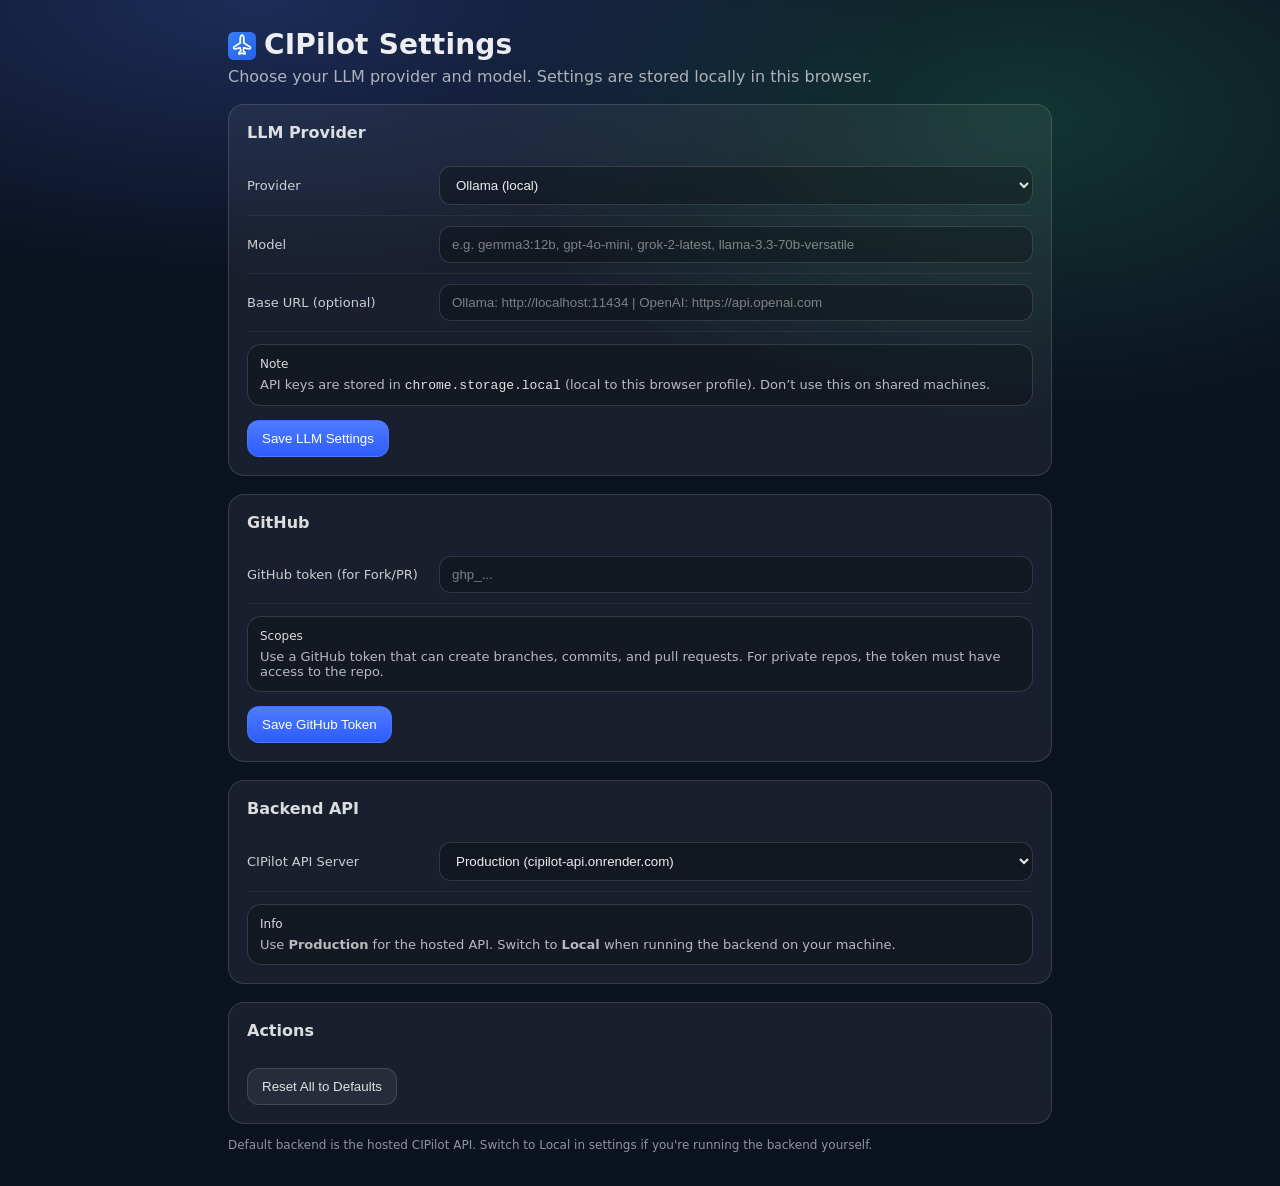
<file: extension/options/options.html>
<!DOCTYPE html>
<html lang="en">
<head>
  <meta charset="UTF-8" />
  <meta name="viewport" content="width=device-width, initial-scale=1.0" />
  <title>CIPilot Settings</title>
  <link rel="stylesheet" href="options.css" />
</head>
<body>
  <div class="container">
    <header class="header">
      <h1><img src="../icons/icon48.png" alt="CIPilot" style="width:28px;height:28px;vertical-align:middle;margin-right:8px;">CIPilot Settings</h1>
      <p class="subtitle">Choose your LLM provider and model. Settings are stored locally in this browser.</p>
    </header>

    <section class="card">
      <h2>LLM Provider</h2>

      <div class="row">
        <label for="provider">Provider</label>
        <select id="provider">
          <option value="ollama">Ollama (local)</option>
          <option value="openai">OpenAI</option>
          <option value="xai">xAI (Grok)</option>
          <option value="groq">Groq</option>
        </select>
      </div>

      <div class="row">
        <label for="model">Model</label>
        <input id="model" type="text" placeholder="e.g. gemma3:12b, gpt-4o-mini, grok-2-latest, llama-3.3-70b-versatile" />
      </div>

      <div class="row">
        <label for="baseUrl">Base URL (optional)</label>
        <input id="baseUrl" type="text" placeholder="Ollama: http://localhost:11434 | OpenAI: https://api.openai.com" />
      </div>

      <div class="callout">
        <div class="callout-title">Note</div>
        <div class="callout-body">
          API keys are stored in <code>chrome.storage.local</code> (local to this browser profile). Don’t use this on shared machines.
        </div>
      </div>

      <div id="openaiKeyRow" class="row hidden">
        <label for="openaiApiKey">OpenAI API key</label>
        <input id="openaiApiKey" type="password" placeholder="sk-..." autocomplete="off" />
      </div>

      <div id="xaiKeyRow" class="row hidden">
        <label for="xaiApiKey">xAI API key</label>
        <input id="xaiApiKey" type="password" placeholder="xai-..." autocomplete="off" />
      </div>

      <div id="groqKeyRow" class="row hidden">
        <label for="groqApiKey">Groq API key</label>
        <input id="groqApiKey" type="password" placeholder="gsk_..." autocomplete="off" />
      </div>

      <div class="actions">
        <button id="saveLlmBtn" class="primary">Save LLM Settings</button>
        <span id="llmStatus" class="status"></span>
      </div>
    </section>

    <section class="card">
      <h2>GitHub</h2>

      <div class="row">
        <label for="githubToken">GitHub token (for Fork/PR)</label>
        <input id="githubToken" type="password" placeholder="ghp_..." autocomplete="off" />
      </div>

      <div class="callout">
        <div class="callout-title">Scopes</div>
        <div class="callout-body">
          Use a GitHub token that can create branches, commits, and pull requests. For private repos, the token must have access to the repo.
        </div>
      </div>

      <div class="actions">
        <button id="saveGithubBtn" class="primary">Save GitHub Token</button>
        <span id="githubStatus" class="status"></span>
      </div>
    </section>

    <section class="card">
      <h2>Backend API</h2>

      <div class="row">
        <label for="backendUrl">CIPilot API Server</label>
        <select id="backendUrl">
          <option value="prod">Production (cipilot-api.onrender.com)</option>
          <option value="local">Local (localhost:5200)</option>
        </select>
      </div>

      <div class="callout">
        <div class="callout-title">Info</div>
        <div class="callout-body">
          Use <strong>Production</strong> for the hosted API. Switch to <strong>Local</strong> when running the backend on your machine.
        </div>
      </div>
    </section>

    <section class="card">
      <h2>Actions</h2>
      <div class="actions">
        <button id="resetBtn" class="secondary">Reset All to Defaults</button>
        <span id="resetStatus" class="status"></span>
      </div>
    </section>

    <footer class="footer">
      <div class="hint">
        Default backend is the hosted CIPilot API. Switch to Local in settings if you're running the backend yourself.
      </div>
    </footer>
  </div>

  <script src="options.js"></script>
</body>
</html>
</file>
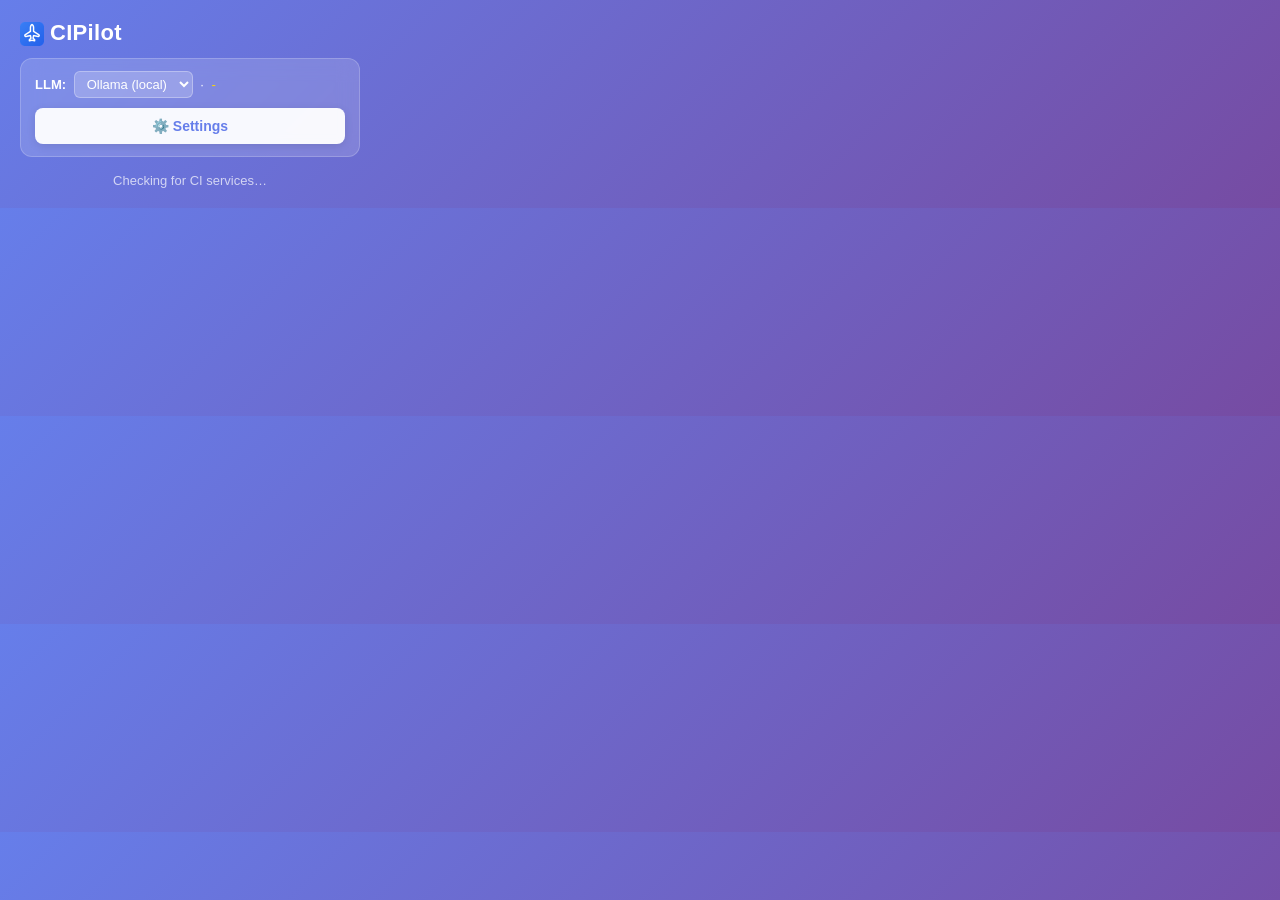
<file: extension/popup/popup.html>
<!DOCTYPE html>
<html lang="en">
<head>
    <meta charset="UTF-8">
    <meta name="viewport" content="width=device-width, initial-scale=1.0">
    <link rel="stylesheet" href="popup.css">
    <title>CIPilot</title>
</head>
<body>
    <div id="popup-container">
        <h1><img src="../icons/icon48.png" alt="CIPilot" style="width:24px;height:24px;vertical-align:middle;margin-right:6px;">CIPilot</h1>
        <div id="llm-settings">
            <div>
                <strong>LLM:</strong> 
                <select id="llm-provider-select" style="margin-left: 4px;">
                    <option value="ollama">Ollama (local)</option>
                    <option value="openai">OpenAI</option>
                    <option value="xai">xAI (Grok)</option>
                    <option value="groq">Groq</option>
                </select>
                <span style="margin-left: 4px;">·</span>
                <span id="llm-model" style="margin-left: 4px;">-</span>
            </div>
            <button id="open-settings">⚙️ Settings</button>
        </div>
        <ul id="ci-list"></ul>
        <p id="loading-message" style="color:rgba(255,255,255,0.7);font-size:13px;text-align:center;margin-top:12px;">Checking for CI services…</p>
        <p id="no-ci-message" style="display: none;">No CI services detected.</p>
        <p id="not-github-message" style="display: none;">Open a GitHub repository to detect CI services.</p>
    </div>
    <script src="popup.js"></script>
</body>
</html>
</file>
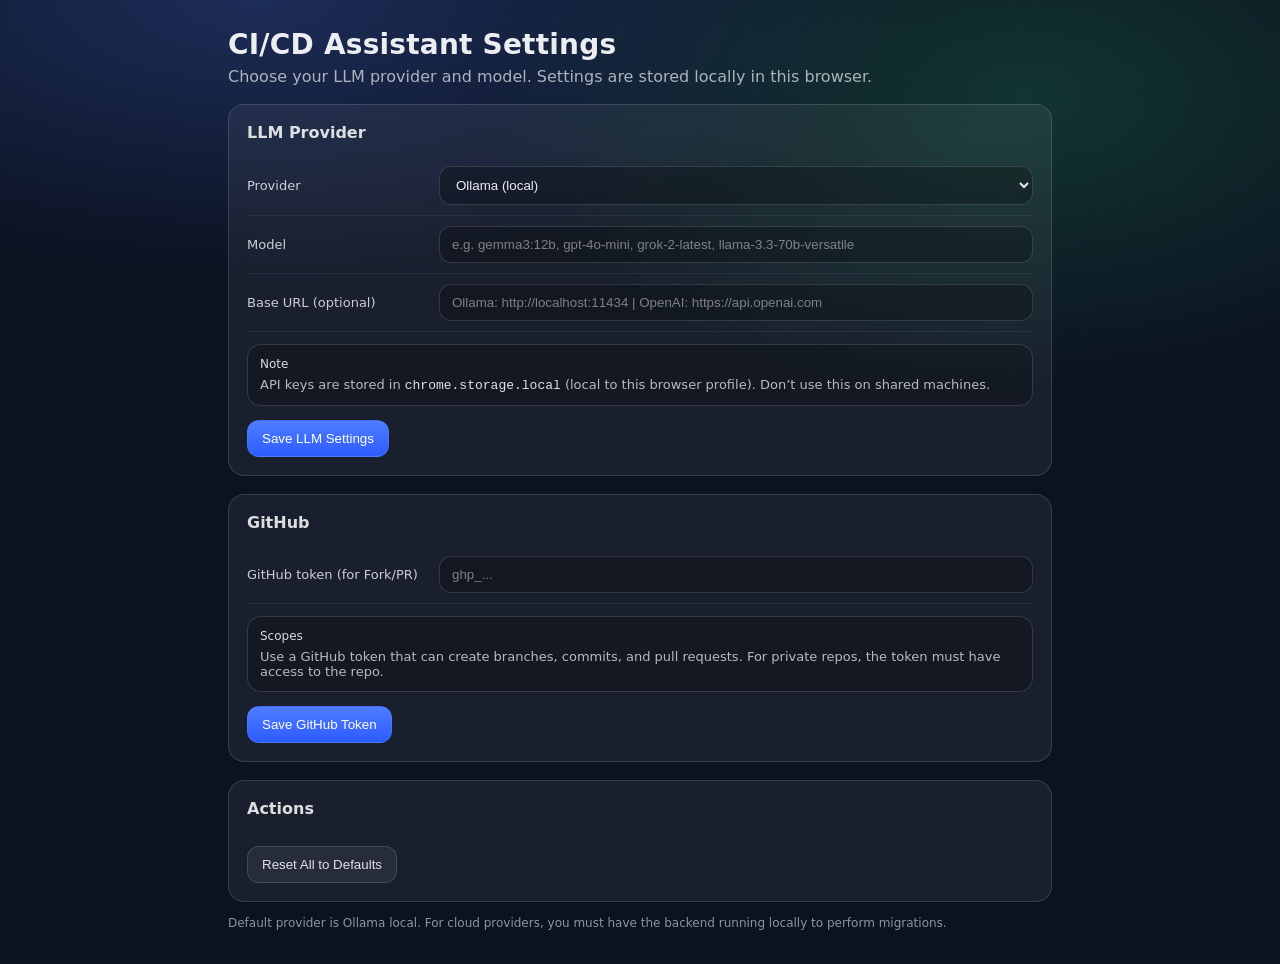
<file: src/options/options.html>
<!DOCTYPE html>
<html lang="en">
<head>
  <meta charset="UTF-8" />
  <meta name="viewport" content="width=device-width, initial-scale=1.0" />
  <title>CI/CD Assistant Settings</title>
  <link rel="stylesheet" href="options.css" />
</head>
<body>
  <div class="container">
    <header class="header">
      <h1>CI/CD Assistant Settings</h1>
      <p class="subtitle">Choose your LLM provider and model. Settings are stored locally in this browser.</p>
    </header>

    <section class="card">
      <h2>LLM Provider</h2>

      <div class="row">
        <label for="provider">Provider</label>
        <select id="provider">
          <option value="ollama">Ollama (local)</option>
          <option value="openai">OpenAI</option>
          <option value="xai">xAI (Grok)</option>
          <option value="groq">Groq</option>
        </select>
      </div>

      <div class="row">
        <label for="model">Model</label>
        <input id="model" type="text" placeholder="e.g. gemma3:12b, gpt-4o-mini, grok-2-latest, llama-3.3-70b-versatile" />
      </div>

      <div class="row">
        <label for="baseUrl">Base URL (optional)</label>
        <input id="baseUrl" type="text" placeholder="Ollama: http://localhost:11434 | OpenAI: https://api.openai.com" />
      </div>

      <div class="callout">
        <div class="callout-title">Note</div>
        <div class="callout-body">
          API keys are stored in <code>chrome.storage.local</code> (local to this browser profile). Don’t use this on shared machines.
        </div>
      </div>

      <div id="openaiKeyRow" class="row hidden">
        <label for="openaiApiKey">OpenAI API key</label>
        <input id="openaiApiKey" type="password" placeholder="sk-..." autocomplete="off" />
      </div>

      <div id="xaiKeyRow" class="row hidden">
        <label for="xaiApiKey">xAI API key</label>
        <input id="xaiApiKey" type="password" placeholder="xai-..." autocomplete="off" />
      </div>

      <div id="groqKeyRow" class="row hidden">
        <label for="groqApiKey">Groq API key</label>
        <input id="groqApiKey" type="password" placeholder="gsk_..." autocomplete="off" />
      </div>

      <div class="actions">
        <button id="saveLlmBtn" class="primary">Save LLM Settings</button>
        <span id="llmStatus" class="status"></span>
      </div>
    </section>

    <section class="card">
      <h2>GitHub</h2>

      <div class="row">
        <label for="githubToken">GitHub token (for Fork/PR)</label>
        <input id="githubToken" type="password" placeholder="ghp_..." autocomplete="off" />
      </div>

      <div class="callout">
        <div class="callout-title">Scopes</div>
        <div class="callout-body">
          Use a GitHub token that can create branches, commits, and pull requests. For private repos, the token must have access to the repo.
        </div>
      </div>

      <div class="actions">
        <button id="saveGithubBtn" class="primary">Save GitHub Token</button>
        <span id="githubStatus" class="status"></span>
      </div>
    </section>

    <section class="card">
      <h2>Actions</h2>
      <div class="actions">
        <button id="resetBtn" class="secondary">Reset All to Defaults</button>
        <span id="resetStatus" class="status"></span>
      </div>
    </section>

    <footer class="footer">
      <div class="hint">
        Default provider is Ollama local. For cloud providers, you must have the backend running locally to perform migrations.
      </div>
    </footer>
  </div>

  <script src="options.js"></script>
</body>
</html>
</file>
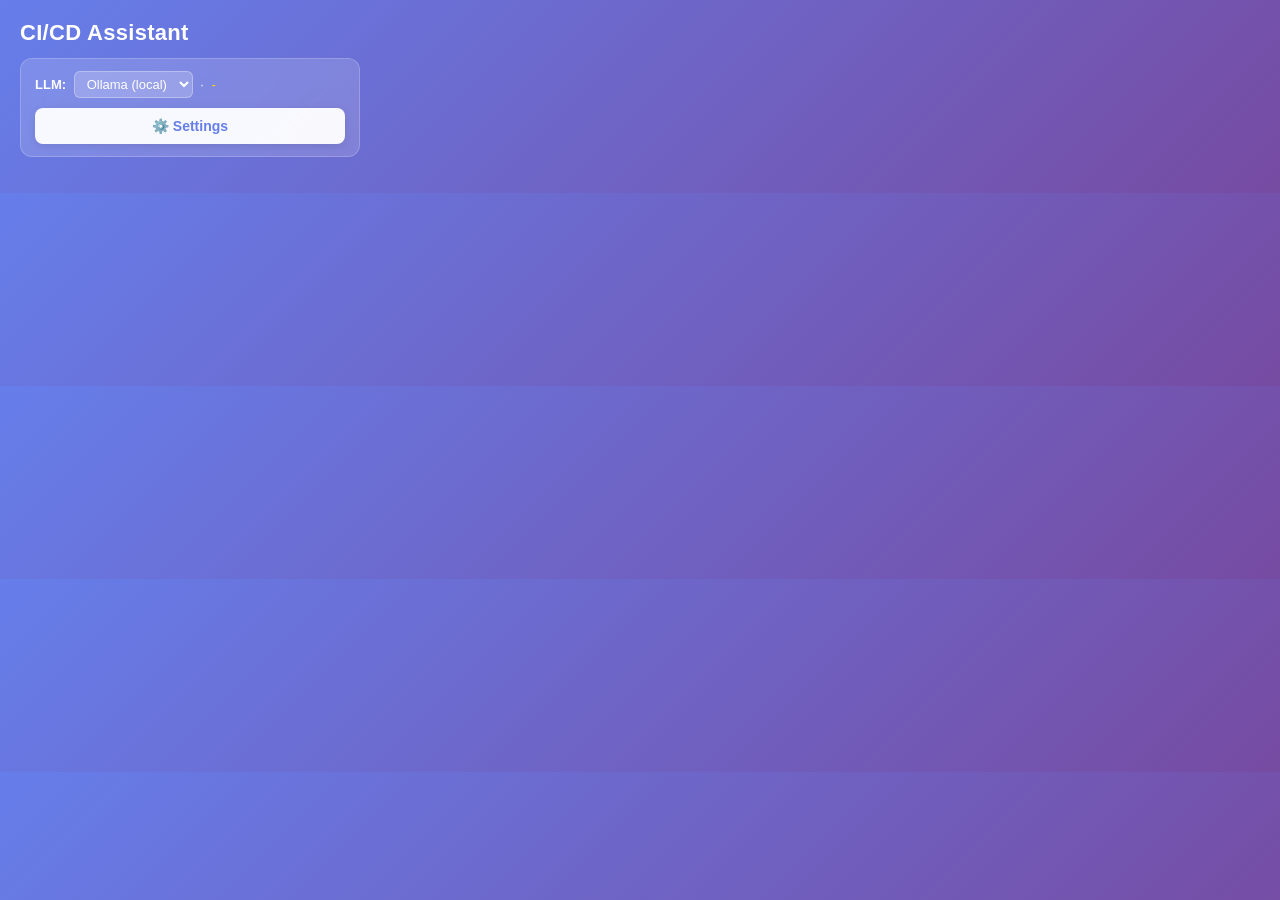
<file: src/popup/popup.html>
<!DOCTYPE html>
<html lang="en">
<head>
    <meta charset="UTF-8">
    <meta name="viewport" content="width=device-width, initial-scale=1.0">
    <link rel="stylesheet" href="popup.css">
    <title>CI/CD Assistant</title>
</head>
<body>
    <div id="popup-container">
        <h1>CI/CD Assistant</h1>
        <div id="llm-settings">
            <div>
                <strong>LLM:</strong> 
                <select id="llm-provider-select" style="margin-left: 4px;">
                    <option value="ollama">Ollama (local)</option>
                    <option value="openai">OpenAI</option>
                    <option value="xai">xAI (Grok)</option>
                    <option value="groq">Groq</option>
                </select>
                <span style="margin-left: 4px;">·</span>
                <span id="llm-model" style="margin-left: 4px;">-</span>
            </div>
            <button id="open-settings">⚙️ Settings</button>
        </div>
        <ul id="ci-list"></ul>
        <p id="no-ci-message" style="display: none;">No CI services detected.</p>
    </div>
    <script src="popup.js"></script>
</body>
</html>
</file>
<file: extension/options/options.css>
:root {
  --bg: #0b1220;
  --card: rgba(255, 255, 255, 0.06);
  --text: rgba(255, 255, 255, 0.92);
  --muted: rgba(255, 255, 255, 0.65);
  --border: rgba(255, 255, 255, 0.14);
  --primary: #4f7cff;
  --primary-2: #2d5cff;
  --danger: #ff5a6a;
  --success: #32d583;
}

* { box-sizing: border-box; }

body {
  margin: 0;
  font-family: ui-sans-serif, system-ui, -apple-system, Segoe UI, Roboto, Helvetica, Arial, "Apple Color Emoji", "Segoe UI Emoji";
  background: radial-gradient(1200px 500px at 20% 0%, rgba(79, 124, 255, 0.25), transparent 55%),
              radial-gradient(900px 500px at 80% 10%, rgba(50, 213, 131, 0.18), transparent 60%),
              var(--bg);
  color: var(--text);
}

.container {
  max-width: 860px;
  margin: 0 auto;
  padding: 28px 18px 34px;
}

.header h1 {
  margin: 0 0 6px;
  font-size: 28px;
  letter-spacing: 0.2px;
}

.subtitle {
  margin: 0;
  color: var(--muted);
}

.card {
  margin-top: 18px;
  border: 1px solid var(--border);
  background: var(--card);
  border-radius: 16px;
  padding: 18px;
  backdrop-filter: blur(12px);
}

.card h2 {
  margin: 0 0 14px;
  font-size: 16px;
  color: rgba(255, 255, 255, 0.85);
}

.row {
  display: grid;
  grid-template-columns: 180px 1fr;
  gap: 12px;
  align-items: center;
  padding: 10px 0;
  border-bottom: 1px solid rgba(255, 255, 255, 0.06);
}

.row:last-of-type { border-bottom: none; }

label {
  color: rgba(255, 255, 255, 0.78);
  font-size: 13px;
}

input, select {
  width: 100%;
  padding: 10px 12px;
  border-radius: 12px;
  border: 1px solid rgba(255, 255, 255, 0.14);
  background: rgba(0, 0, 0, 0.25);
  color: var(--text);
  outline: none;
}

input::placeholder { color: rgba(255, 255, 255, 0.45); }

input:focus, select:focus {
  border-color: rgba(79, 124, 255, 0.6);
  box-shadow: 0 0 0 4px rgba(79, 124, 255, 0.18);
}

.actions {
  display: flex;
  align-items: center;
  gap: 10px;
  padding-top: 14px;
}

button {
  padding: 10px 14px;
  border-radius: 12px;
  border: 1px solid rgba(255, 255, 255, 0.14);
  cursor: pointer;
}

.primary {
  background: linear-gradient(180deg, var(--primary), var(--primary-2));
  color: white;
  border-color: rgba(79, 124, 255, 0.55);
}

.secondary {
  background: rgba(255, 255, 255, 0.06);
  color: rgba(255, 255, 255, 0.86);
}

.status {
  margin-left: auto;
  color: var(--muted);
  font-size: 13px;
}

.callout {
  margin-top: 12px;
  border: 1px solid rgba(255, 255, 255, 0.14);
  border-radius: 14px;
  background: rgba(0, 0, 0, 0.22);
  padding: 12px;
}

.callout-title {
  font-size: 12px;
  color: rgba(255, 255, 255, 0.85);
  margin-bottom: 6px;
}

.callout-body {
  font-size: 13px;
  color: rgba(255, 255, 255, 0.7);
}

.hidden { display: none; }

.footer {
  margin-top: 14px;
  color: rgba(255, 255, 255, 0.55);
  font-size: 12px;
}

code {
  font-family: ui-monospace, SFMono-Regular, Menlo, Monaco, Consolas, "Liberation Mono", "Courier New", monospace;
  color: rgba(255, 255, 255, 0.88);
}
</file>
<file: extension/popup/popup.css>
* {
    margin: 0;
    padding: 0;
    box-sizing: border-box;
}

body {
    font-family: -apple-system, BlinkMacSystemFont, 'Segoe UI', Roboto, 'Helvetica Neue', Arial, sans-serif;
    margin: 0;
    padding: 0;
    width: 380px;
    background: linear-gradient(135deg, #667eea 0%, #764ba2 100%);
    color: #fff;
}

#popup-container {
    padding: 20px;
}

h1 {
    font-size: 22px;
    font-weight: 700;
    color: #fff;
    margin-bottom: 8px;
    letter-spacing: 0.3px;
}

#llm-settings {
    background: rgba(255, 255, 255, 0.15);
    backdrop-filter: blur(10px);
    border-radius: 12px;
    padding: 12px 14px;
    margin: 12px 0;
    border: 1px solid rgba(255, 255, 255, 0.2);
}

#llm-settings > div {
    font-size: 13px;
    color: rgba(255, 255, 255, 0.95);
    margin-bottom: 10px;
}

#llm-provider-select {
    background: rgba(255, 255, 255, 0.2);
    border: 1px solid rgba(255, 255, 255, 0.3);
    border-radius: 6px;
    color: #fff;
    padding: 4px 8px;
    font-size: 13px;
    cursor: pointer;
    outline: none;
}

#llm-provider-select:hover {
    background: rgba(255, 255, 255, 0.25);
}

#llm-provider-select option {
    background: #2d3748;
    color: #fff;
}

#llm-provider-select option:disabled {
    color: #a0aec0;
}

#llm-settings strong {
    color: #fff;
    font-weight: 600;
}

#llm-provider,
#llm-model {
    color: #ffd700;
    font-weight: 500;
}

#open-settings {
    width: 100%;
    padding: 10px 16px;
    border-radius: 8px;
    border: none;
    background: rgba(255, 255, 255, 0.95);
    color: #667eea;
    font-weight: 600;
    font-size: 14px;
    cursor: pointer;
    transition: all 0.2s ease;
    box-shadow: 0 2px 8px rgba(0, 0, 0, 0.1);
}

#open-settings:hover {
    background: #fff;
    transform: translateY(-1px);
    box-shadow: 0 4px 12px rgba(0, 0, 0, 0.15);
}

#open-settings:active {
    transform: translateY(0);
}

#ci-list {
    list-style-type: none;
    padding: 0;
    margin: 16px 0 0 0;
}

#ci-list li {
    background: rgba(255, 255, 255, 0.2);
    backdrop-filter: blur(10px);
    border: 1px solid rgba(255, 255, 255, 0.25);
    border-radius: 8px;
    padding: 12px 14px;
    margin: 8px 0;
    transition: all 0.2s ease;
    color: #fff;
    font-size: 14px;
    font-weight: 500;
    display: flex;
    align-items: center;
    gap: 8px;
}

#ci-list li:hover {
    background: rgba(255, 255, 255, 0.25);
    transform: translateX(4px);
}

#ci-list li::before {
    content: '✓';
    display: inline-flex;
    align-items: center;
    justify-content: center;
    width: 20px;
    height: 20px;
    background: rgba(255, 255, 255, 0.3);
    border-radius: 50%;
    font-size: 12px;
    font-weight: bold;
}

#no-ci-message {
    color: rgba(255, 255, 255, 0.85);
    font-style: italic;
    font-size: 14px;
    text-align: center;
    padding: 20px;
    background: rgba(255, 255, 255, 0.1);
    border-radius: 8px;
    margin-top: 12px;
}

#not-github-message {
    color: rgba(255, 255, 255, 0.75);
    font-size: 13px;
    text-align: center;
    padding: 16px;
    background: rgba(255, 255, 255, 0.08);
    border-radius: 8px;
    margin-top: 12px;
}
</file>
<file: src/options/options.css>
:root {
  --bg: #0b1220;
  --card: rgba(255, 255, 255, 0.06);
  --text: rgba(255, 255, 255, 0.92);
  --muted: rgba(255, 255, 255, 0.65);
  --border: rgba(255, 255, 255, 0.14);
  --primary: #4f7cff;
  --primary-2: #2d5cff;
  --danger: #ff5a6a;
  --success: #32d583;
}

* { box-sizing: border-box; }

body {
  margin: 0;
  font-family: ui-sans-serif, system-ui, -apple-system, Segoe UI, Roboto, Helvetica, Arial, "Apple Color Emoji", "Segoe UI Emoji";
  background: radial-gradient(1200px 500px at 20% 0%, rgba(79, 124, 255, 0.25), transparent 55%),
              radial-gradient(900px 500px at 80% 10%, rgba(50, 213, 131, 0.18), transparent 60%),
              var(--bg);
  color: var(--text);
}

.container {
  max-width: 860px;
  margin: 0 auto;
  padding: 28px 18px 34px;
}

.header h1 {
  margin: 0 0 6px;
  font-size: 28px;
  letter-spacing: 0.2px;
}

.subtitle {
  margin: 0;
  color: var(--muted);
}

.card {
  margin-top: 18px;
  border: 1px solid var(--border);
  background: var(--card);
  border-radius: 16px;
  padding: 18px;
  backdrop-filter: blur(12px);
}

.card h2 {
  margin: 0 0 14px;
  font-size: 16px;
  color: rgba(255, 255, 255, 0.85);
}

.row {
  display: grid;
  grid-template-columns: 180px 1fr;
  gap: 12px;
  align-items: center;
  padding: 10px 0;
  border-bottom: 1px solid rgba(255, 255, 255, 0.06);
}

.row:last-of-type { border-bottom: none; }

label {
  color: rgba(255, 255, 255, 0.78);
  font-size: 13px;
}

input, select {
  width: 100%;
  padding: 10px 12px;
  border-radius: 12px;
  border: 1px solid rgba(255, 255, 255, 0.14);
  background: rgba(0, 0, 0, 0.25);
  color: var(--text);
  outline: none;
}

input::placeholder { color: rgba(255, 255, 255, 0.45); }

input:focus, select:focus {
  border-color: rgba(79, 124, 255, 0.6);
  box-shadow: 0 0 0 4px rgba(79, 124, 255, 0.18);
}

.actions {
  display: flex;
  align-items: center;
  gap: 10px;
  padding-top: 14px;
}

button {
  padding: 10px 14px;
  border-radius: 12px;
  border: 1px solid rgba(255, 255, 255, 0.14);
  cursor: pointer;
}

.primary {
  background: linear-gradient(180deg, var(--primary), var(--primary-2));
  color: white;
  border-color: rgba(79, 124, 255, 0.55);
}

.secondary {
  background: rgba(255, 255, 255, 0.06);
  color: rgba(255, 255, 255, 0.86);
}

.status {
  margin-left: auto;
  color: var(--muted);
  font-size: 13px;
}

.callout {
  margin-top: 12px;
  border: 1px solid rgba(255, 255, 255, 0.14);
  border-radius: 14px;
  background: rgba(0, 0, 0, 0.22);
  padding: 12px;
}

.callout-title {
  font-size: 12px;
  color: rgba(255, 255, 255, 0.85);
  margin-bottom: 6px;
}

.callout-body {
  font-size: 13px;
  color: rgba(255, 255, 255, 0.7);
}

.hidden { display: none; }

.footer {
  margin-top: 14px;
  color: rgba(255, 255, 255, 0.55);
  font-size: 12px;
}

code {
  font-family: ui-monospace, SFMono-Regular, Menlo, Monaco, Consolas, "Liberation Mono", "Courier New", monospace;
  color: rgba(255, 255, 255, 0.88);
}
</file>
<file: src/popup/popup.css>
* {
    margin: 0;
    padding: 0;
    box-sizing: border-box;
}

body {
    font-family: -apple-system, BlinkMacSystemFont, 'Segoe UI', Roboto, 'Helvetica Neue', Arial, sans-serif;
    margin: 0;
    padding: 0;
    width: 380px;
    background: linear-gradient(135deg, #667eea 0%, #764ba2 100%);
    color: #fff;
}

#popup-container {
    padding: 20px;
}

h1 {
    font-size: 22px;
    font-weight: 700;
    color: #fff;
    margin-bottom: 8px;
    letter-spacing: 0.3px;
}

#llm-settings {
    background: rgba(255, 255, 255, 0.15);
    backdrop-filter: blur(10px);
    border-radius: 12px;
    padding: 12px 14px;
    margin: 12px 0;
    border: 1px solid rgba(255, 255, 255, 0.2);
}

#llm-settings > div {
    font-size: 13px;
    color: rgba(255, 255, 255, 0.95);
    margin-bottom: 10px;
}

#llm-provider-select {
    background: rgba(255, 255, 255, 0.2);
    border: 1px solid rgba(255, 255, 255, 0.3);
    border-radius: 6px;
    color: #fff;
    padding: 4px 8px;
    font-size: 13px;
    cursor: pointer;
    outline: none;
}

#llm-provider-select:hover {
    background: rgba(255, 255, 255, 0.25);
}

#llm-provider-select option {
    background: #2d3748;
    color: #fff;
}

#llm-provider-select option:disabled {
    color: #a0aec0;
}

#llm-settings strong {
    color: #fff;
    font-weight: 600;
}

#llm-provider,
#llm-model {
    color: #ffd700;
    font-weight: 500;
}

#open-settings {
    width: 100%;
    padding: 10px 16px;
    border-radius: 8px;
    border: none;
    background: rgba(255, 255, 255, 0.95);
    color: #667eea;
    font-weight: 600;
    font-size: 14px;
    cursor: pointer;
    transition: all 0.2s ease;
    box-shadow: 0 2px 8px rgba(0, 0, 0, 0.1);
}

#open-settings:hover {
    background: #fff;
    transform: translateY(-1px);
    box-shadow: 0 4px 12px rgba(0, 0, 0, 0.15);
}

#open-settings:active {
    transform: translateY(0);
}

#ci-list {
    list-style-type: none;
    padding: 0;
    margin: 16px 0 0 0;
}

#ci-list li {
    background: rgba(255, 255, 255, 0.2);
    backdrop-filter: blur(10px);
    border: 1px solid rgba(255, 255, 255, 0.25);
    border-radius: 8px;
    padding: 12px 14px;
    margin: 8px 0;
    transition: all 0.2s ease;
    color: #fff;
    font-size: 14px;
    font-weight: 500;
    display: flex;
    align-items: center;
    gap: 8px;
}

#ci-list li:hover {
    background: rgba(255, 255, 255, 0.25);
    transform: translateX(4px);
}

#ci-list li::before {
    content: '✓';
    display: inline-flex;
    align-items: center;
    justify-content: center;
    width: 20px;
    height: 20px;
    background: rgba(255, 255, 255, 0.3);
    border-radius: 50%;
    font-size: 12px;
    font-weight: bold;
}

#no-ci-message {
    color: rgba(255, 255, 255, 0.85);
    font-style: italic;
    font-size: 14px;
    text-align: center;
    padding: 20px;
    background: rgba(255, 255, 255, 0.1);
    border-radius: 8px;
    margin-top: 12px;
}
</file>
